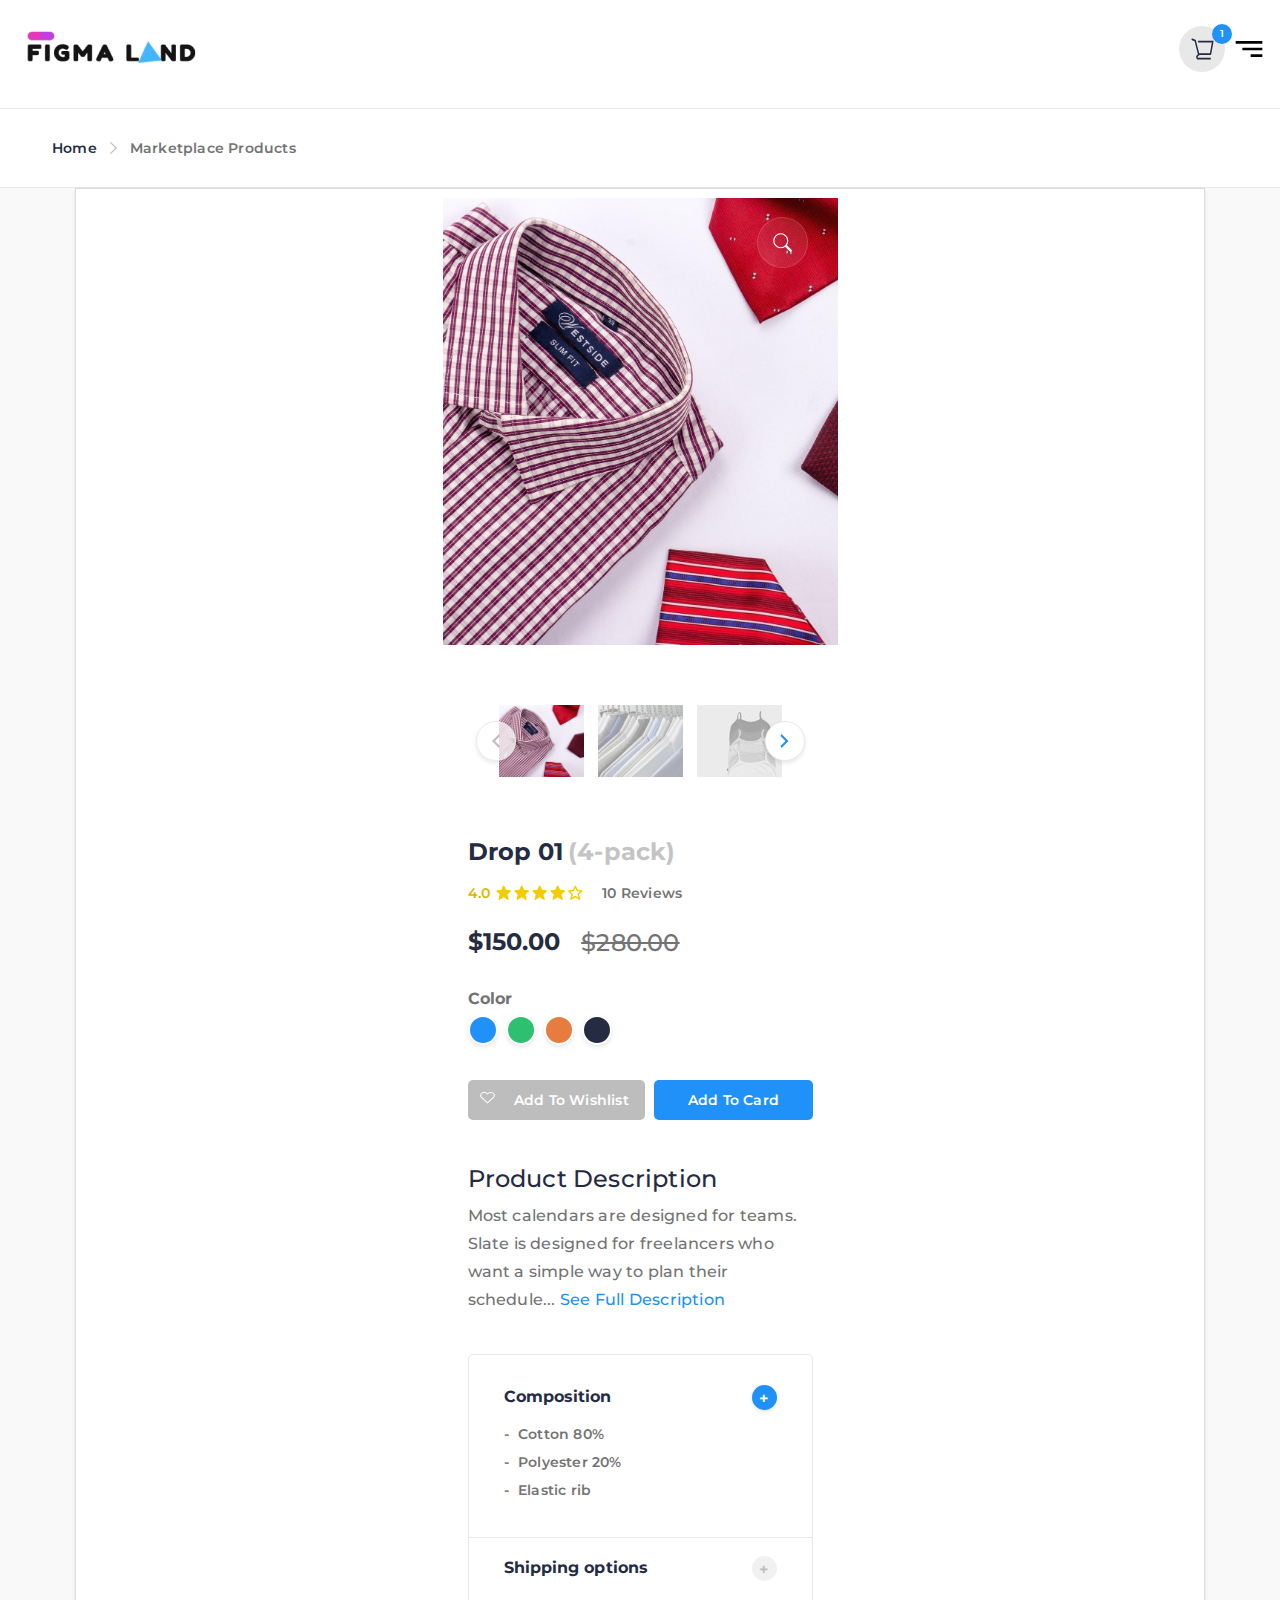
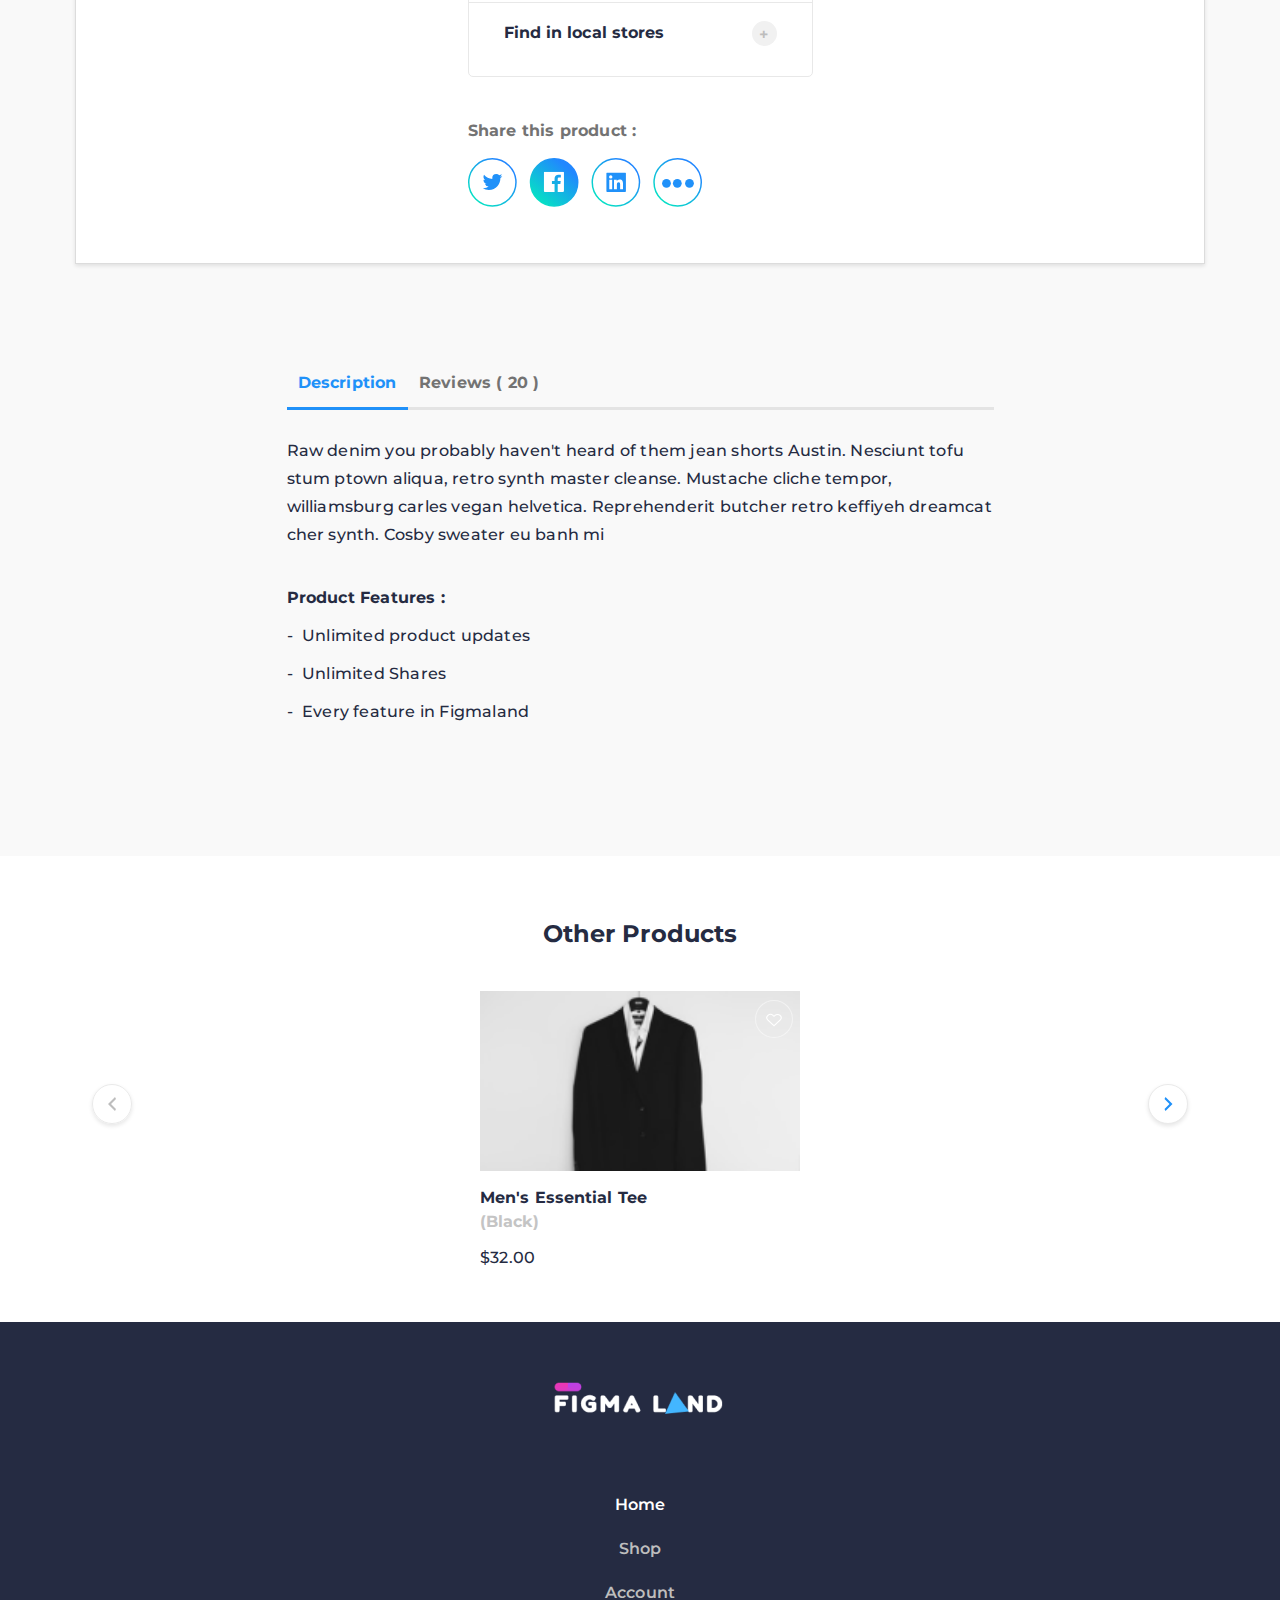
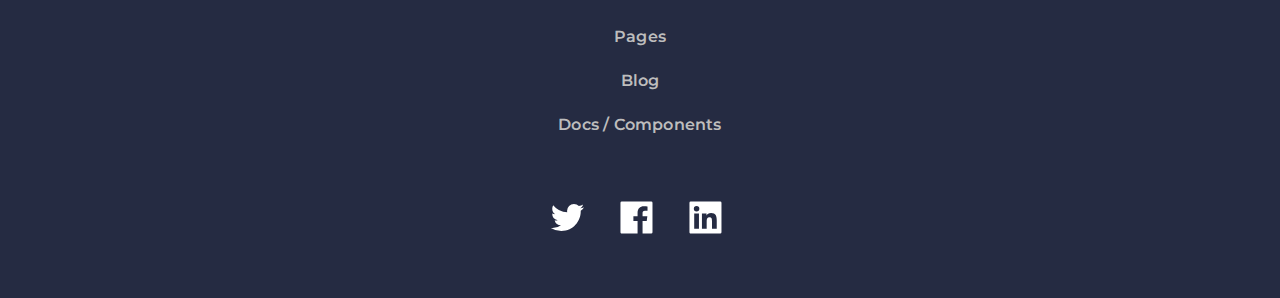
<file: product.html>
<!DOCTYPE html>
<html xmlns="//www.w3.org/1999/xhtml">
  <head>
    <meta charset="utf-8" />
    <meta http-equiv="X-UA-Compatible" content="IE=edge" />
    <meta name="viewport" content="width=device-width, initial-scale=1" />
    <title>TMS Shop - Product</title>
    <link rel="stylesheet" type="text/css" href="./css/style.min.css" />
  </head>

  <body>
    <header class="header header--page">
      <div class="header__container">
        <a href="#" class="c-logo header-logo"
          ><img src="./images/products-list/logo-black.png" alt="Logo"
        /></a>
        <nav class="navigation header-navigation">
          <a
            href="./index.html"
            class="
              navigation__item
              header-navigation__item header-navigation__item--page
            "
            >Home</a
          >
          <a
            href="./catalog.html"
            class="
              navigation__item
              header-navigation__item header-navigation__item--page
            "
            >Shop</a
          >
          <a
            href="#"
            class="
              navigation__item
              header-navigation__item header-navigation__item--page
            "
            >Account</a
          >
          <a
            href="#"
            class="
              navigation__item
              header-navigation__item header-navigation__item--page
            "
            >Pages</a
          >
          <a
            href="#"
            class="
              navigation__item
              header-navigation__item header-navigation__item--page
            "
            >Blog</a
          >
        </nav>
        <div class="c-user header-user">
          <a
            href="#"
            class="c-user__account c-user__account--page header-user__account"
          >
            <div
              class="
                c-user__account-icon c-user__account-icon--page
                header-user__account-icon
              "
            ></div>
            <span
              class="
                c-user__account-identify c-user__account-identify--page
                header-user__account-identify
              "
              >My Account</span
            >
          </a>
          <a
            href="#"
            class="
              c-favorite c-favorite--page
              c-user__favorite
              header-user__favorite
            "
          ></a>
          <a
            href="#"
            class="c-user__basket c-user__basket--page header-user__basket"
          >
            <div class="c-user__basket-amount header-user__basket-amount">
              1
            </div>
          </a>
        </div>
        <button class="c-burger-button header-burger">
          <img src="./images/products-list/burger-black.svg" />
        </button>
      </div>
    </header>
    <main>
      <div class="c-breadcrumbs">
        <div class="c-breadcrumbs-block c-breadcrumbs__container">
          <a class="c-breadcrumbs-block__item" href="./index.html">Home</a>
          <div class="c-breadcrumbs-block__arrow"></div>
          <a
            class="c-breadcrumbs-block__item c-breadcrumbs-block__item--current"
            href="#"
            >Marketplace Products</a
          >
        </div>
      </div>

      <section class="p-p-card">
        <div class="p-p-card-content container">
          <div
            class="
              c-product-card c-product-card--wide c-product-card--basic
              p-p-card-item
            "
          >
            <div class="p-p-card-item-pictures">
              <div
                class="
                  c-product-card-image c-product-card-image--basic
                  p-p-card-item-pictures-image
                "
              >
                <img
                  class="
                    c-product-card-image__item c-product-card-image__item--basic
                  "
                  src="./images/product/product.jpg"
                  alt="Product image"
                />
                <button
                  class="c-zoom-button p-p-card-item-pictures__zoom"
                ></button>
              </div>
              <div
                class="c-slider c-slider--small p-p-card-item-pictures-slider"
              >
                <button
                  class="
                    c-slider-button__product
                    c-slider-button__product--left
                    c-slider-button--left
                  "
                ></button>
                <div class="c-slider-images c-slider-images--small">
                  <img
                    class="
                      c-slider-images__item
                      c-slider-images__item--small
                      c-slider-images__item--active
                    "
                    src="./images/product/product.jpg"
                    alt="Product image"
                  />
                  <img
                    class="c-slider-images__item c-slider-images__item--small"
                    src="./images/product/product1.jpg"
                    alt="Product image"
                  />
                  <img
                    class="c-slider-images__item c-slider-images__item--small"
                    src="./images/product/product2.jpg"
                    alt="Product image"
                  />
                  <img
                    class="c-slider-images__item c-slider-images__item--small"
                    src="./images/product/product3.jpg"
                    alt="Product image"
                  />
                  <img
                    class="c-slider-images__item c-slider-images__item--small"
                    src="./images/product/product4.jpg"
                    alt="Product image"
                  />
                  <img
                    class="c-slider-images__item c-slider-images__item--small"
                    src="./images/product/product5.jpg"
                    alt="Product image"
                  />
                </div>
                <button
                  class="
                    c-slider-button
                    c-slider-button__product
                    c-slider-button__product--right
                    c-slider-button__product--active
                    c-slider-button--right
                    c-slider-button--right-active
                  "
                ></button>
              </div>
            </div>
            <div class="c-product-card-sidebar p-p-card-item-sidebar">
              <div
                class="
                  c-product-card-title-block c-product-card-title-block--basic
                  p-p-card-item-sidebar__title
                "
              >
                <div
                  class="
                    c-product-card-title-block__title
                    c-product-card-title-block__title--basic
                  "
                >
                  Drop 01
                </div>
                <div
                  class="
                    c-product-card-title-block__subtitle
                    c-product-card-title-block__subtitle--basic
                  "
                >
                  (4-pack)
                </div>
              </div>
              <div class="c-rewiews p-p-card-item-sidebar__rewiews">
                <div class="c-rewiews__grade">4.0</div>
                <div class="c-rewiews-stars">
                  <object
                    class="c-rewiews-stars__item c-rewiews-stars__item--full"
                    type="image/svg+xml"
                    data="./images/product/star-full.svg"
                  ></object>
                  <object
                    class="c-rewiews-stars__item c-rewiews-stars__item--full"
                    type="image/svg+xml"
                    data="./images/product/star-full.svg"
                  ></object>
                  <object
                    class="c-rewiews-stars__item c-rewiews-stars__item--full"
                    type="image/svg+xml"
                    data="./images/product/star-full.svg"
                  ></object>
                  <object
                    class="c-rewiews-stars__item c-rewiews-stars__item--full"
                    type="image/svg+xml"
                    data="./images/product/star-full.svg"
                  ></object>
                  <object
                    class="c-rewiews-stars__item"
                    type="image/svg+xml"
                    data="./images/product/star-empty.svg"
                  ></object>
                </div>
                <div class="c-rewiews__rewiew">
                  <a class="c-rewiews__rewiew-link" href="#">10 Reviews</a>
                </div>
              </div>
              <div class="p-p-card-item-sidebar__price">
                <div class="c-product-card__price c-product-card__price--basic">
                  $150.00
                </div>
                <div
                  class="c-product-card__price c-product-card__price--delete"
                >
                  $280.00
                </div>
              </div>
              <div class="p-p-card-item-sidebar-colors">
                <div
                  class="
                    c-product-card__subheading
                    p-p-card-item-sidebar-colors__heading
                  "
                >
                  Color
                </div>
                <div class="c-color">
                  <button class="c-color__item c-color__item-blue"></button>
                  <button class="c-color__item c-color__item-green"></button>
                  <button class="c-color__item c-color__item-orange"></button>
                  <button class="c-color__item c-color__item-black"></button>
                </div>
              </div>
              <div
                class="c-product-card-add-buttons p-p-card-item-sidebar-buttons"
              >
                <button
                  class="
                    c-product-card-add-buttons__item
                    c-product-card-add-buttons__item--wishlist
                  "
                >
                  <img
                    class="c-product-card-add-buttons__favorite"
                    src="../images/favorite.svg"
                  />Add To Wishlist
                </button>
                <button
                  class="
                    c-product-card-add-buttons__item
                    c-product-card-add-buttons__item--card
                  "
                >
                  Add To Card
                </button>
              </div>
              <div
                class="
                  c-product-card-description
                  p-p-card-item-sidebar-description
                "
              >
                <h3 class="c-product-card-description__heading">
                  Product Description
                </h3>
                <div class="c-product-card-description__text">
                  Most calendars are designed for teams. Slate is designed for
                  freelancers who want a simple way to plan their schedule...
                  <a class="c-product-card-description__text--link" href="#"
                    >See Full Description</a
                  >
                </div>
              </div>
              <div
                class="
                  c-filters-form-block c-filters-form-block--product
                  p-p-card-item-sidebar-accordion
                "
              >
                <ul class="c-filters-form-category">
                  <li
                    class="
                      c-filters-form-category__item
                      c-filters-form-category__item--product
                    "
                  >
                    <div class="c-filters-form-category__head">
                      <div class="c-filters-form__title">Composition</div>
                      <button
                        class="
                          c-filters-form-category__button
                          c-filters-form-category__button--active
                        "
                      >
                        +
                      </button>
                    </div>
                    <ul
                      class="
                        c-filters-form-category__subitem
                        c-filters-form-category__subitem--product
                      "
                    >
                      <li
                        class="
                          c-filters-form__subtitle
                          c-filters-form__subtitle--product
                        "
                      >
                        Cotton 80%
                      </li>
                      <li
                        class="
                          c-filters-form__subtitle
                          c-filters-form__subtitle--product
                        "
                      >
                        Polyester 20%
                      </li>
                      <li
                        class="
                          c-filters-form__subtitle
                          c-filters-form__subtitle--product
                        "
                      >
                        Elastic rib
                      </li>
                    </ul>
                  </li>
                  <li
                    class="
                      c-filters-form-category__item
                      c-filters-form-category__item--product
                    "
                  >
                    <div class="c-filters-form-category__head">
                      <div class="c-filters-form__title">Shipping options</div>
                      <button class="c-filters-form-category__button">+</button>
                    </div>
                  </li>
                  <li
                    class="
                      c-filters-form-category__item
                      c-filters-form-category__item--product
                    "
                  >
                    <div class="c-filters-form-category__head">
                      <div class="c-filters-form__title">
                        Find in local stores
                      </div>
                      <button class="c-filters-form-category__button">+</button>
                    </div>
                  </li>
                </ul>
              </div>
              <div class="c-share p-p-card-item-sidebar-share">
                <div
                  class="
                    c-product-card__subheading
                    p-p-card-item-sidebar-share__heading
                  "
                >
                  Share this product :
                </div>
                <div class="c-share-icons">
                  <div class="c-share-icons__item">
                    <a
                      class="c-share-icons__item-link"
                      href="https://twitter.com/"
                      ><img
                        class="c-share-icons__item-tw"
                        src="./images/share-tw.svg"
                    /></a>
                  </div>
                  <div class="c-share-icons__item">
                    <a href="https://www.facebook.com/"
                      ><img
                        class="c-share-icons__item-fb"
                        src="./images/share-fb.svg"
                    /></a>
                  </div>
                  <div class="c-share-icons__item">
                    <a href="https://www.linkedin.com/"
                      ><img
                        class="c-share-icons__item-in"
                        src="./images/share-in.svg"
                    /></a>
                  </div>
                  <div class="c-share-icons__item">
                    <a href="#"
                      ><img
                        class="c-share-icons__item-more"
                        src="./images/share-more.svg"
                    /></a>
                  </div>
                </div>
              </div>
            </div>
          </div>

          <div class="p-p-card-tabs">
            <div class="p-p-card-tabs-title">
              <div
                class="
                  p-p-card-tabs-title__item p-p-card-tabs-title__item--active
                "
              >
                Description
              </div>
              <div class="p-p-card-tabs-title__item">Reviews ( 20 )</div>
              <div class="p-p-card-tabs-title__item">More products</div>
            </div>
            <div class="p-p-card-tabs-description">
              <div class="p-p-card-tabs-description-item">
                <div class="p-p-card-tabs-description-item__text">
                  Raw denim you probably haven't heard of them jean shorts
                  Austin. Nesciunt tofu stum ptown aliqua, retro synth master
                  cleanse. Mustache cliche tempor, williamsburg carles vegan
                  helvetica. Reprehenderit butcher retro keffiyeh dreamcat cher
                  synth. Cosby sweater eu banh mi
                </div>
                <h4 class="p-p-card-tabs-description-item__heading">
                  Product Features :
                </h4>
                <ul class="p-p-card-tabs-description-item__features">
                  <li class="p-p-card-tabs-description-item__features-item">
                    Unlimited product updates
                  </li>
                  <li class="p-p-card-tabs-description-item__features-item">
                    Unlimited Shares
                  </li>
                  <li class="p-p-card-tabs-description-item__features-item">
                    Every feature in Figmaland
                  </li>
                </ul>
              </div>
            </div>
          </div>
        </div>
      </section>

      <section class="p-p-other-products">
        <div class="p-p-other-products-content container">
          <h3 class="p-p-other-products__heading">Other Products</h3>
          <div class="c-slider p-p-other-products-slider">
            <button
              class="
                c-slider-button
                c-slider-button__product
                c-slider-button__product--left
                c-slider-button__product--left-big
                c-slider-button--left
              "
            ></button>
            <div class="c-slider-images c-slider-images--other">
              <div class="c-product-card p-p-other-products-slider__item">
                <div class="c-product-card-image c-product-card-image--small">
                  <img
                    class="
                      c-product-card-image__item
                      c-product-card-image__item--small
                    "
                    src="./images/products-list/item1.png"
                  />
                  <button
                    class="c-favorite c-product-card__favorite"
                    type="button"
                  ></button>
                </div>
                <div class="c-product-card-title-block">
                  <div
                    class="
                      c-product-card-title-block__title
                      c-product-card-title-block__title--small
                    "
                  >
                    Men's Essential Tee
                  </div>
                  <div
                    class="
                      c-product-card-title-block__subtitle
                      c-product-card-title-block__subtitle--small
                    "
                  >
                    (Black)
                  </div>
                </div>
                <div class="c-product-card__price c-product-card__price--small">
                  $32.00
                </div>
              </div>
              <div class="c-product-card p-p-other-products-slider__item">
                <div class="c-product-card-image c-product-card-image--small">
                  <img
                    class="
                      c-product-card-image__item
                      c-product-card-image__item--small
                    "
                    src="./images/products-list/item2.png"
                  />
                  <button
                    class="c-favorite c-product-card__favorite"
                    type="button"
                  ></button>
                </div>
                <div class="c-product-card-title-block">
                  <div
                    class="
                      c-product-card-title-block__title
                      c-product-card-title-block__title--small
                    "
                  >
                    Men's Essential Tee
                  </div>
                  <div
                    class="
                      c-product-card-title-block__subtitle
                      c-product-card-title-block__subtitle--small
                    "
                  >
                    (Black)
                  </div>
                </div>
                <div class="c-product-card__price c-product-card__price--small">
                  $32.00
                </div>
              </div>
              <div class="c-product-card p-p-other-products-slider__item">
                <div class="c-product-card-image c-product-card-image--small">
                  <img
                    class="
                      c-product-card-image__item
                      c-product-card-image__item--small
                    "
                    src="./images/products-list/item3.png"
                  />
                  <button
                    class="c-favorite c-product-card__favorite"
                    type="button"
                  ></button>
                </div>
                <div class="c-product-card-title-block">
                  <div
                    class="
                      c-product-card-title-block__title
                      c-product-card-title-block__title--small
                    "
                  >
                    Men's Essential Tee
                  </div>
                  <div
                    class="
                      c-product-card-title-block__subtitle
                      c-product-card-title-block__subtitle--small
                    "
                  >
                    (Black)
                  </div>
                </div>
                <div class="c-product-card__price c-product-card__price--small">
                  $32.00
                </div>
              </div>
              <div class="c-product-card p-p-other-products-slider__item">
                <div class="c-product-card-image c-product-card-image--small">
                  <img
                    class="
                      c-product-card-image__item
                      c-product-card-image__item--small
                    "
                    src="./images/products-list/item4.png"
                  />
                  <button
                    class="c-favorite c-product-card__favorite"
                    type="button"
                  ></button>
                </div>
                <div class="c-product-card-title-block">
                  <div
                    class="
                      c-product-card-title-block__title
                      c-product-card-title-block__title--small
                    "
                  >
                    Men's Essential Tee
                  </div>
                  <div
                    class="
                      c-product-card-title-block__subtitle
                      c-product-card-title-block__subtitle--small
                    "
                  >
                    (Black)
                  </div>
                </div>
                <div class="c-product-card__price c-product-card__price--small">
                  $32.00
                </div>
              </div>
              <div class="c-product-card p-p-other-products-slider__item">
                <div class="c-product-card-image c-product-card-image--small">
                  <img
                    class="
                      c-product-card-image__item
                      c-product-card-image__item--small
                    "
                    src="./images/products-list/item5.png"
                  />
                  <button
                    class="c-favorite c-product-card__favorite"
                    type="button"
                  ></button>
                </div>
                <div class="c-product-card-title-block">
                  <div
                    class="
                      c-product-card-title-block__title
                      c-product-card-title-block__title--small
                    "
                  >
                    Men's Essential Tee
                  </div>
                  <div
                    class="
                      c-product-card-title-block__subtitle
                      c-product-card-title-block__subtitle--small
                    "
                  >
                    (Black)
                  </div>
                </div>
                <div class="c-product-card__price c-product-card__price--small">
                  $32.00
                </div>
              </div>
            </div>
            <button
              class="
                c-slider-button
                c-slider-button__product
                c-slider-button__product--active
                c-slider-button__product--right
                c-slider-button__product--right-big
                c-slider-button--right
                c-slider-button--right-active
              "
            ></button>
          </div>
        </div>
      </section>
    </main>

    <footer class="footer">
      <div class="footer__container">
        <a href="#" class="c-logo footer-logo"
          ><img class="" src="./images/logo.png" alt="Logo"
        /></a>
        <nav class="navigation footer-navigation">
          <a
            href="./index.html"
            class="
              navigation__item
              footer-navigation__item footer-navigation__item--active
            "
            >Home</a
          >
          <a
            href="./catalog.html"
            class="navigation__item footer-navigation__item"
            >Shop</a
          >
          <a href="#" class="navigation__item footer-navigation__item"
            >Account</a
          >
          <a href="#" class="navigation__item footer-navigation__item">Pages</a>
          <a href="#" class="navigation__item footer-navigation__item">Blog</a>
          <a href="#" class="navigation__item footer-navigation__item"
            >Docs / Components</a
          >
        </nav>
        <div class="footer-social">
          <a class="footer-social__item" href="https://twitter.com/"
            ><img src="./images/tw.svg"
          /></a>
          <a class="footer-social__item" href="https://www.facebook.com/"
            ><img src="./images/fb.svg"
          /></a>
          <a class="footer-social__item" href="https://www.linkedin.com/"
            ><img src="./images/ln.svg"
          /></a>
        </div>
      </div>
    </footer>
  </body>
</html>
</file>
<file: css/style.min.css>
@charset "UTF-8";@import url(https://fonts.googleapis.com/css2?family=Montserrat:wght@100;200;300;400;500;600;700;800;900&display=swap);html{line-height:1.15;-webkit-box-sizing:border-box;box-sizing:border-box;-webkit-text-size-adjust:100%}*{margin:0;padding:0}*,:after,:before{-webkit-box-sizing:inherit;box-sizing:inherit}body{margin:0}h1,h2,h3,h4,h5,h6,p{margin:0}hr{-webkit-box-sizing:content-box;box-sizing:content-box;height:0;overflow:visible}pre{font-size:1em}a{background-color:transparent}abbr[title]{border-bottom:none;text-decoration:underline;-webkit-text-decoration:underline dotted;text-decoration:underline dotted}b,strong{font-weight:bolder}code,kbd,samp{font-size:1em}small{font-size:80%}sub,sup{font-size:75%;line-height:0;position:relative;vertical-align:baseline}sub{bottom:-.25em}sup{top:-.5em}img{border-style:none}button,input,optgroup,select,textarea{font-family:inherit;font-size:100%;line-height:1.15;margin:0}button,input{overflow:visible}button,select{text-transform:none}button{padding:0}[type=button],[type=reset],[type=submit],button{-webkit-appearance:button}a:active,button:active,input:active,textarea:active{outline:0}[type=button]::-moz-focus-inner,[type=reset]::-moz-focus-inner,[type=submit]::-moz-focus-inner,button::-moz-focus-inner{border-style:none;padding:0}[type=button]:-moz-focusring,[type=reset]:-moz-focusring,[type=submit]:-moz-focusring,button:-moz-focusring{outline:1px dotted ButtonText}fieldset{padding:.35em .75em .625em}legend{-webkit-box-sizing:border-box;box-sizing:border-box;color:inherit;display:table;max-width:100%;padding:0;white-space:normal}progress{vertical-align:baseline}textarea{overflow:auto}[type=checkbox],[type=radio]{-webkit-box-sizing:border-box;box-sizing:border-box;padding:0}[type=number]::-webkit-inner-spin-button,[type=number]::-webkit-outer-spin-button{height:auto}input,textarea{-webkit-appearance:none;-moz-appearance:none;appearance:none}[type=search]{-webkit-appearance:textfield;outline-offset:-2px}[type=search]::-webkit-search-decoration{-webkit-appearance:none}::-webkit-file-upload-button{-webkit-appearance:button;font:inherit}details{display:block}summary{display:list-item}template{display:none}[hidden]{display:none}ul{padding:0;margin:0}li{list-style-type:none}html{-webkit-box-sizing:border-box;box-sizing:border-box}*,:after,:before{-webkit-box-sizing:inherit;box-sizing:inherit}body{font-family:Montserrat,Arial,sans-serif;color:#252b42;-webkit-font-smoothing:antialiased;-moz-osx-font-smoothing:grayscale}.container{max-width:1130px;width:100%;margin:0 auto}.container-wide{max-width:1380px;width:100%;margin:0 auto}input[type=email],input[type=phone],input[type=text],textarea{-webkit-appearance:none;-moz-appearance:none;appearance:none}input[type=email]:focus,input[type=phone]:focus,input[type=text]:focus,textarea:focus{outline:0}button{cursor:pointer}a{cursor:pointer;text-decoration:none}a:hover{text-decoration:none}.c-button{font-weight:700;font-size:16px;line-height:24px;letter-spacing:.1px;color:#2091f9;padding:16px 46px;background-color:#fff;border:none;border-radius:0}.c-button:hover{-webkit-box-shadow:0 0 10px 1px rgba(255,255,255,.5);box-shadow:0 0 10px 1px rgba(255,255,255,.5)}.c-button:focus{outline:0}.c-button--transparent{color:#fff;text-transform:uppercase;padding:15px 30px;background:rgba(0,0,0,.1);border:1px solid #fff}.c-button--rounded-transparent{background:rgba(0,0,0,.2);border:2px solid #fff;border-radius:10px;font-weight:700;font-size:16px;line-height:28px;letter-spacing:.2px;color:#fff;padding:18px 38px}.c-color{display:-webkit-box;display:-ms-flexbox;display:flex}.c-color__item{max-width:30px;width:100%;height:30px;border:2px solid #fff;border-radius:50%;-webkit-box-shadow:0 2px 4px rgba(0,0,0,.1);box-shadow:0 2px 4px rgba(0,0,0,.1);margin-right:8px}.c-color__item:last-child{margin-right:0}.c-color__item-blue{background-color:#2091f9}.c-color__item-green{background-color:#2dc071}.c-color__item-orange{background-color:#e77c40}.c-color__item-black{background-color:#252b42}.c-favorite{display:block;background-image:url(../images/favorite.svg);background-repeat:no-repeat;background-position:center;background-size:cover}.c-favorite--page{background-image:url(../images/products-list/favorite-black.png)}.c-product-card-size{display:-webkit-box;display:-ms-flexbox;display:flex}@media (max-width:1399px){.c-product-card-size{display:none}}@media (max-width:1399px){.c-product-card-size--wide{display:-webkit-box;display:-ms-flexbox;display:flex;-webkit-box-pack:center;-ms-flex-pack:center;justify-content:center}}.c-product-card-size__item{color:#737373;font-weight:700;font-size:13px;line-height:28px;max-width:34px;width:100%;max-height:29px;border:1px solid #e4e4e4;text-align:center;padding:0 3px;margin-right:11px}.c-product-card-size__item:last-child{margin-right:0}.c-product-card{width:100%}.c-product-card__subheading{font-weight:700;font-size:16px;line-height:28px;letter-spacing:.2px;color:#737373}.c-product-card--wide{max-width:995px;width:100%;background:#fff;border:1px solid #dcdcdc;-webkit-box-shadow:0 2px 4px rgba(0,0,0,.1);box-shadow:0 2px 4px rgba(0,0,0,.1);padding:20px 43px 25px 22.5px;display:-webkit-box;display:-ms-flexbox;display:flex;-webkit-box-align:center;-ms-flex-align:center;align-items:center;display:relative}@media (max-width:1399px){.c-product-card--wide{width:100%;-webkit-box-orient:vertical;-webkit-box-direction:normal;-ms-flex-direction:column;flex-direction:column;-webkit-box-align:start;-ms-flex-align:start;align-items:flex-start;padding:0;background:0 0;border:none;-webkit-box-shadow:none;box-shadow:none}}.c-product-card--basic{max-width:1160px;width:100%;border-radius:10px;padding:42px 58px 90px 37px;-webkit-box-align:start;-ms-flex-align:start;align-items:flex-start;background:#fff;border:1px solid #dcdcdc;-webkit-box-shadow:0 2px 4px rgba(0,0,0,.1);box-shadow:0 2px 4px rgba(0,0,0,.1);border-radius:10px}@media (max-width:1399px){.c-product-card--basic{padding:9px 9px 57px;border-radius:0}}.c-product-card-image{position:relative}.c-product-card-image--big{width:100%;max-width:242px;margin-bottom:14px}.c-product-card-image--small{width:100%;max-width:320px;margin-bottom:10px}.c-product-card-image--wide{max-width:294px;width:100%;position:static;margin-right:38px}@media (max-width:1399px){.c-product-card-image--wide{margin-right:0;max-width:320px;width:100%}}.c-product-card-image--basic{max-width:683px;width:100%}@media (max-width:1399px){.c-product-card-image--basic{max-width:395px;width:100%}}.c-product-card-image__item--big{max-width:242px;width:100%;height:414px;-o-object-fit:cover;object-fit:cover;border-radius:10px}@media (max-width:1399px){.c-product-card-image__item--big{max-width:335px;width:100%;height:514px}}.c-product-card-image__item--small{max-width:240px;width:100%;height:180px;-o-object-fit:cover;object-fit:cover}@media (max-width:1399px){.c-product-card-image__item--small{max-width:320px;width:100%;height:180px}}.c-product-card-image__item--wide{max-width:294px;width:100%;height:192px;-o-object-fit:cover;object-fit:cover}@media (max-width:1399px){.c-product-card-image__item--wide{max-width:320px;width:100%;height:192px}}.c-product-card-image__item--basic{max-width:683px;width:100%;height:902px;-o-object-fit:cover;object-fit:cover}@media (max-width:1399px){.c-product-card-image__item--basic{max-width:395px;width:100%;height:447px}}.c-product-card-sidebar--wide{width:100%;max-width:320px}@media (max-width:1399px){.c-product-card-sidebar--wide{margin-top:-30px}}.c-product-card__favorite{position:absolute;right:7px;top:9px;background-color:rgba(232,232,232,.4);border:1px solid rgba(255,255,255,.5);width:56px;height:56px;background-repeat:no-repeat;background-position:center;border-radius:66px;width:38px;height:38px;background-size:17.5px 15.63px;outline:0}.c-product-card__favorite--wide{position:absolute;right:43px;top:49px;background-image:url(../images/products-list/favorite-black.png);background-repeat:no-repeat;background-position:center}@media (max-width:1399px){.c-product-card__favorite--wide{right:7px;top:9px;background-image:url(../images/favorite.svg)}}.c-product-card-title-block{margin-bottom:10px}.c-product-card-title-block--big{margin-bottom:14px}@media (max-width:1399px){.c-product-card-title-block--big{display:-webkit-box;display:-ms-flexbox;display:flex}}.c-product-card-title-block--wide{display:-webkit-box;display:-ms-flexbox;display:flex}@media (max-width:1399px){.c-product-card-title-block--wide{-webkit-box-orient:vertical;-webkit-box-direction:normal;-ms-flex-direction:column;flex-direction:column}}.c-product-card-title-block--basic{display:-webkit-box;display:-ms-flexbox;display:flex;margin-bottom:14px;font-weight:700;font-size:24px;line-height:36px;letter-spacing:.1px}@media (max-width:1399px){.c-product-card-title-block--basic{margin-bottom:9px}}.c-product-card-title-block__title{text-transform:capitalize;color:#252b42}.c-product-card-title-block__title--big{font-size:20px;line-height:30px;letter-spacing:.2px}@media (max-width:1399px){.c-product-card-title-block__title--big{margin-right:5px}}.c-product-card-title-block__title--small{font-weight:700;font-size:16px;line-height:24px;letter-spacing:.1px}.c-product-card-title-block__title--wide{margin-right:5px}@media (max-width:1399px){.c-product-card-title-block__title--wide{margin-right:0}}.c-product-card-title-block__title--basic{margin-right:5px}.c-product-card-title-block__subtitle{color:#c4c4c4}.c-product-card-title-block__subtitle--big{font-size:20px;line-height:30px;letter-spacing:.2px}.c-product-card-title-block__subtitle--small{font-weight:700;font-size:16px;line-height:24px;letter-spacing:.1px}.c-product-card__price{color:#252b42;font-weight:500;letter-spacing:.2px}.c-product-card__price--big{font-size:24px;line-height:38px}.c-product-card__price--small{font-weight:500;font-size:16px;line-height:28px}.c-product-card__price--basic{font-weight:700;font-size:24px;line-height:36px;letter-spacing:.1px;margin-right:21px}.c-product-card__price--delete{font-weight:500;font-size:24px;line-height:38px;letter-spacing:.2px;text-decoration:line-through;color:#737373}.c-product-card-colors{margin-bottom:14px}.c-product-card-add-buttons__item{background:#bdbdbd;border:none;border-radius:5px;font-weight:600;font-size:14px;line-height:28px;letter-spacing:.2px;color:#fff}.c-product-card-add-buttons__item--wishlist{position:relative;padding:6px 12.5px 6px 42px;min-width:169px;width:100%}.c-product-card-add-buttons__item--card{min-width:155px;width:100%;padding:6px 10px;background:#2091f9;margin-left:9px}.c-product-card-add-buttons__favorite{position:absolute;left:6.24%;top:25%;width:17.5px;height:15.63px}.c-product-card-description__heading{font-weight:500;font-size:24px;line-height:38px;letter-spacing:.2px;margin-bottom:4px}.c-product-card-description__text{font-weight:500;font-size:16px;line-height:28px;letter-spacing:.2px;color:#737373}.c-product-card-description__text--link{text-transform:capitalize;color:#2091f9}.c-user{display:-webkit-box;display:-ms-flexbox;display:flex;-webkit-box-align:center;-ms-flex-align:center;align-items:center}.c-user__account{color:#fff;font-weight:600;text-decoration:none;display:-webkit-box;display:-ms-flexbox;display:flex;-webkit-box-align:center;-ms-flex-align:center;align-items:center;margin-right:43px}.c-user__account--page{color:#252b42}.c-user__account-icon{width:56px;height:56px;background-repeat:no-repeat;background-position:center;border-radius:66px;background-size:24px 27px;background-color:rgba(232,232,232,.4);border:1px solid rgba(255,255,255,.5);background-image:url(../images/account.svg);margin-right:12px}.c-user__account-icon--page{background-image:url(../images/products-list/account-black.svg);background-color:#e8e8e8;border:none}.c-user__account-identify{font-weight:600;font-size:16px;line-height:28px;letter-spacing:.2px}.c-user__favorite{background-size:28.01px 25px;width:30px;height:27px;margin-right:38px}.c-user__basket{width:56px;height:56px;background-repeat:no-repeat;background-position:center;border-radius:66px;position:relative;background-size:23px 22px;background-color:rgba(232,232,232,.4);border:1px solid rgba(255,255,255,.5);background-image:url(../images/basket.svg)}@media (max-width:1399px){.c-user__basket{width:46px;height:46px}}.c-user__basket--page{background-image:url(../images/products-list/basket-black.svg);background-color:#e8e8e8;border:none}.c-user__basket-amount{font-weight:600;font-size:16px;line-height:28px;letter-spacing:.2px;line-height:20px;font-size:10px;color:#fff;background-color:#2091f9;min-width:19px;min-height:19px;border-radius:42px;padding:0 8px;position:absolute;left:41px;top:-2px;text-align:center}@media (max-width:1399px){.c-user__basket-amount{left:33px}}.с-heading{font-weight:700;font-size:24px;line-height:36px;letter-spacing:.1px;color:#252b42;text-align:center;text-transform:capitalize}.c-logo{max-width:177px;max-height:63px}.c-slider-button{width:41.02px;height:41.02px;background:rgba(222,222,222,.2);border:.69521px solid rgba(255,255,255,.4);border-radius:35px;background-image:url(../images/arrow.svg);background-repeat:no-repeat;background-position:center;outline:0}.c-slider-button--left-active{background:#fff;border:.69521px solid #8ec2f2;background-image:url(../images/arrow-active.svg);background-repeat:no-repeat;background-position:center;-webkit-transform:rotate(180deg);-ms-transform:rotate(180deg);transform:rotate(180deg)}.c-slider-button--right{-webkit-transform:rotate(180deg);-ms-transform:rotate(180deg);transform:rotate(180deg)}.c-slider-button--right-active{background:#fff;border:.69521px solid #8ec2f2;background-image:url(../images/arrow-active.svg);background-repeat:no-repeat;background-position:center;-webkit-transform:none;-ms-transform:none;transform:none}.c-slider-button__pages{width:50px;height:40px;background:#fff;border:1px solid #8ec2f2;border-radius:5px;color:#8ec2f2;font-weight:500;font-size:16px;line-height:16px;letter-spacing:.2px}.c-slider-button__pages-number{width:40px;height:40px}@media (max-width:1399px){.c-slider-button__pages-number{display:none}}.c-slider-button__pages--left{background-image:url(../images/products-list/arrow-pages.svg);background-repeat:no-repeat;background-position:center}.c-slider-button__pages--right{background-image:url(../images/products-list/arrow-pages.svg);background-repeat:no-repeat;background-position:center}.c-slider-button__pages--right-active{border:1px solid #2091f9;background-image:url(../images/products-list/arrow-pages-active.svg);background-repeat:no-repeat;background-position:center;-webkit-transform:none;-ms-transform:none;transform:none}.c-slider-button__pages--active{background:#2091f9;color:#fff}.c-slider-button__product{background-image:url(../images/grey-arrow.svg);background-repeat:no-repeat;background-position:center;width:40px;height:40px;background-color:rgba(255,255,255,.7);border:1px solid #eaeaea;-webkit-box-shadow:0 2px 4px rgba(0,0,0,.1);box-shadow:0 2px 4px rgba(0,0,0,.1);border-radius:23px;position:absolute;z-index:10}.c-slider-button__product--left{top:50%;-webkit-transform:translateY(-50%);-ms-transform:translateY(-50%);transform:translateY(-50%);left:12px}@media (max-width:1399px){.c-slider-button__product--left{left:33px}}.c-slider-button__product--left-big{top:40%;left:-24px}@media (max-width:1399px){.c-slider-button__product--left-big{left:-10px}}.c-slider-button__product--right{top:50%;-webkit-transform:translateY(-50%);-ms-transform:translateY(-50%);transform:translateY(-50%);right:12px}@media (max-width:1399px){.c-slider-button__product--right{right:33px}}.c-slider-button__product--right-big{top:40%;right:-24px}@media (max-width:1399px){.c-slider-button__product--right-big{right:-10px}}.c-slider-button__product--active{background:#fff;border:1px solid #eaeaea;-webkit-box-shadow:0 2px 4px rgba(0,0,0,.1);box-shadow:0 2px 4px rgba(0,0,0,.1);border-radius:23px;background-image:url(../images/products-list/arrow-pages-active.svg);background-repeat:no-repeat;background-position:center}.c-burger-button{width:20px;height:16px;background-color:transparent;outline:0;border:none;display:none}.c-sale{min-width:63.5px;padding:0 15px;background-color:#ff5674;-webkit-box-shadow:0 3px 6px rgba(0,0,0,.1);box-shadow:0 3px 6px rgba(0,0,0,.1);border-radius:4.5px;font-weight:600;font-size:15px;line-height:25px;letter-spacing:.3px;color:#fff;position:absolute;top:11px;left:12px;display:none}@media (max-width:1399px){.c-sale{display:block}}.c-header-body{text-align:center;color:#fff}.c-header-body__season{font-weight:700;font-size:24px;line-height:36px;letter-spacing:.1px;margin-bottom:8px}@media (max-width:1399px){.c-header-body__season{font-size:16px;line-height:24px;margin-bottom:6px}}.c-header-body__heading{font-weight:800;font-size:58px;line-height:80px;letter-spacing:.2px;margin-bottom:8px}@media (max-width:1399px){.c-header-body__heading{font-size:38px;line-height:47px;margin-bottom:6px}}.c-header-body__description{font-weight:500;font-size:16px;line-height:28px;letter-spacing:.2px}.c-breadcrumbs{border-top:1px solid #e8e8e8;border-bottom:1px solid #e8e8e8;padding:25px 0;width:100%}@media (max-width:1399px){.c-breadcrumbs{padding-left:52px;padding-right:52px;font-weight:600}}.c-breadcrumbs__container{max-width:1322px;width:100%;margin:0 auto}.c-breadcrumbs-block{display:-webkit-box;display:-ms-flexbox;display:flex;-webkit-box-align:center;-ms-flex-align:center;align-items:center}.c-breadcrumbs-block__item{text-decoration:none;font-size:14px;line-height:28px;letter-spacing:.2px;color:#252b42;margin-right:13px}.c-breadcrumbs-block__item:last-child{margin-right:0}.c-breadcrumbs-block__item--current{color:#737373}.c-breadcrumbs-block__arrow{width:7px;height:12px;background-image:url(../images/products-list/breadcrumbs-arrow.svg);background-repeat:no-repeat;background-position:center;margin-right:13px}.c-slider-dots{display:-webkit-box;display:-ms-flexbox;display:flex;-webkit-box-align:center;-ms-flex-align:center;align-items:center;position:relative}.c-slider-dots__item{width:15px;height:15px;background:rgba(255,255,255,.1);border-radius:50%;margin-right:5px}.c-slider-dots__item:last-child{margin-right:0}.c-slider-dots__item--small{width:7px;height:7px;border-radius:50%;background:#8ec2f2}.c-filters-form{width:380px;background:#fff;border:1px solid #e8e8e8;-webkit-box-shadow:0 2px 4px rgba(0,0,0,.1);box-shadow:0 2px 4px rgba(0,0,0,.1);border-radius:10px;padding:19px 18px 24px;color:#737373;position:relative}.c-filters-form-block{padding:30px 35px;background-color:#fff;border:1px solid #e8e8e8;border-radius:5px}.c-filters-form-block--product{padding:30px 0}.c-filters-form__title{font-weight:700;font-size:16px;line-height:24px;letter-spacing:.1px;color:#252b42}.c-filters-form__subtitle{font-weight:600;font-size:14px;line-height:28px;letter-spacing:.2px}.c-filters-form__subtitle-link{color:#737373;padding-left:5px}.c-filters-form__subtitle--product{color:#737373}.c-filters-form__subtitle--product::before{content:'-';font-weight:inherit;font-size:inherit;line-height:inherit;letter-spacing:inherit;color:inherit;margin-right:5px}.c-filters-form__amount{margin-left:auto;font-weight:600;font-size:14px;line-height:28px;letter-spacing:.2px}.c-filters-form-search__input{font-weight:500;font-size:14px;line-height:16px;letter-spacing:.1px;color:#737373;width:100%;padding:18px 30px 18px 23px;background:#fcfcfc;border:1px solid #dcdcdc;-webkit-box-sizing:border-box;box-sizing:border-box;-webkit-box-shadow:inset 0 1px 4px rgba(0,0,0,.25);box-shadow:inset 0 1px 4px rgba(0,0,0,.25);border-radius:7px;outline:0}.c-filters-form-search__button{position:absolute;outline:0;border:none;background-color:transparent;width:20px;height:21px;top:34px;right:30px}.c-filters-form-category__head{display:-webkit-box;display:-ms-flexbox;display:flex;margin-bottom:10px}.c-filters-form-category__head:last-child{margin-bottom:0}.c-filters-form-category__item{margin-bottom:18px}.c-filters-form-category__item:last-child{margin-bottom:0}.c-filters-form-category__item--product{padding:0 35px 21px;border-bottom:1px solid #e8e8e8}.c-filters-form-category__item--product:last-child{padding-bottom:0;border-bottom:none}.c-filters-form-category__subitem{padding-bottom:12px;border-bottom:1px solid #e4e4e4}.c-filters-form-category__subitem--product{border-bottom:none}.c-filters-form-category__button{width:25px;height:25px;background-color:#f1f1f1;border-radius:28px;border:none;outline:0;font-weight:600;font-size:16px;line-height:28px;letter-spacing:.2px;color:#bdbdbd;margin-left:auto}.c-filters-form-category__button--active{color:#fff;background:#2091f9;-webkit-box-shadow:0 2px 4px rgba(0,0,0,.1);box-shadow:0 2px 4px rgba(0,0,0,.1)}.c-filters-form-price-range{display:-webkit-box;display:-ms-flexbox;display:flex;max-width:275px;width:100%;position:relative;margin-top:34px}.c-filters-form-price-range__item{height:6px;border-radius:20px}.c-filters-form-price-range__item-noselected{width:62px;background-color:#e6e6e6}.c-filters-form-price-range__item-selected{width:151px;background-color:#2dc071}.c-filters-form-price-range__item-price{width:13px;height:13px;border-radius:50%;background-color:#2dc071;-webkit-box-shadow:0 2px 4px rgba(0,0,0,.1);box-shadow:0 2px 4px rgba(0,0,0,.1);color:rgba(255,255,255,.3);font-size:5px;text-align:center;position:absolute;padding:2px}.c-filters-form-price-range__item-price--low{left:57px;top:-3px}.c-filters-form-price-range__item-price--high{right:57px;top:-3px}.c-filters-form-price-range-box{position:absolute}.c-filters-form-price-range-box__item{min-width:28px;height:24px;padding:0 8px;background:#252b42;border-radius:2px;font-weight:700;font-size:16px;line-height:24px;letter-spacing:.1px;color:#fff;position:relative}.c-filters-form-price-range-box__item::after{content:'';position:absolute;left:50%;top:100%;border:2px solid transparent;border-top:2px solid #252b42}.c-filters-form-price-range-box__item--low{width:30px;left:47px;top:-33px}.c-filters-form-price-range-box__item--high{right:-181px;top:-57px}.c-filters-form-price-selected{display:-webkit-box;display:-ms-flexbox;display:flex;-webkit-box-pack:justify;-ms-flex-pack:justify;justify-content:space-between;margin-top:35px}.c-filters-form-price-selected__item{max-width:129px;width:100%;border:1px solid #e0e0e0;-webkit-box-shadow:0 2px 4px rgba(0,0,0,.1);box-shadow:0 2px 4px rgba(0,0,0,.1);border-radius:5px;padding:21px 25px;font-weight:500;font-size:15px;line-height:16px;letter-spacing:.1px;color:#252b42}.c-radio{display:-webkit-box;display:-ms-flexbox;display:flex;-webkit-box-align:bottom;-ms-flex-align:bottom;align-items:bottom;margin-bottom:18px}.c-radio:last-child{margin-bottom:0}.c-radio-icon{display:-webkit-box;display:-ms-flexbox;display:flex;-webkit-box-align:center;-ms-flex-align:center;align-items:center;-webkit-box-pack:center;-ms-flex-pack:center;justify-content:center;width:25px;height:25px;border-radius:16px;background-color:transparent;border:2px solid #dcdcdc;margin-right:15px}.c-radio-icon:hover{border:2px solid #2091f9}.c-radio-input{display:none}.c-radio-input:checked+.c-radio-icon{border:5px solid #2091f9}.c-checkbox{display:-webkit-box;display:-ms-flexbox;display:flex;-webkit-box-align:bottom;-ms-flex-align:bottom;align-items:bottom;margin-bottom:18px}.c-checkbox:last-child{margin-bottom:0}.c-checkbox-icon{display:-webkit-box;display:-ms-flexbox;display:flex;-webkit-box-align:center;-ms-flex-align:center;align-items:center;-webkit-box-pack:center;-ms-flex-pack:center;justify-content:center;width:25px;height:25px;background-color:transparent;border:2px solid #dcdcdc;border-radius:5px;margin-right:15px}.c-checkbox-icon:hover{border:2px solid #2091f9}.c-checkbox-input{display:none}.c-checkbox-input:checked+.c-checkbox-icon{border:2px solid #2091f9;background-color:#2091f9}.c-checkbox-input:checked+.c-checkbox-icon:after{content:'';width:14px;height:10px;background-image:url(../images/products-list/check-mark.svg);background-repeat:no-repeat;background-position:center;background-size:cover;border:2px solid #2091f9}.c-sort-block-form{display:-webkit-box;display:-ms-flexbox;display:flex;-webkit-box-align:center;-ms-flex-align:center;align-items:center;width:100%}.c-sort-block-form__label{font-weight:500;font-size:15px;line-height:16px;letter-spacing:.1px;color:#737373}.c-sort-block-form__select{font-weight:500;font-size:15px;line-height:16px;letter-spacing:.1px;padding:17px 20px;width:162px;background:#fff;border:1px solid #dcdcdc;-webkit-box-shadow:0 2px 4px rgba(0,0,0,.1);box-shadow:0 2px 4px rgba(0,0,0,.1);border-radius:5px;color:#252b42;outline:0;-webkit-appearance:none;-moz-appearance:none;-ms-appearance:none;appearance:none;background-image:url(../images/products-list/select-arrow.svg);background-repeat:no-repeat;background-position:90% center;margin-left:18px}@media (max-width:1399px){.c-sort-block-form__select{margin-left:auto}}.c-sort-block-form__select--filter{width:304px;color:#fff;background:rgba(0,0,0,.1);border:1px solid #fff;-webkit-box-shadow:0 2px 4px rgba(0,0,0,.1);box-shadow:0 2px 4px rgba(0,0,0,.1);background-image:url(../images/products-list/select-arrow-white.svg);background-repeat:no-repeat;background-position:90% center}@media (max-width:1399px){.c-sort-block-form__select--filter{margin-left:0}}@media (max-width:1399px){.c-sort-block-form--filter{-webkit-box-pack:center;-ms-flex-pack:center;justify-content:center}}.c-display-mode{display:-webkit-box;display:-ms-flexbox;display:flex}.c-display-mode__item{width:51.29px;height:51px;background-color:#fff;border-radius:5px;outline:0;border:none;padding:13px;background-repeat:no-repeat;background-size:24px;background-position:center;margin-right:8px}.c-display-mode__item:last-child{margin-right:0}.c-display-mode__item--active{background-color:#e9e9e9}.c-display-mode__item-gallery{background-image:url(../images/products-list/gallery-mode.svg)}.c-display-mode__item-list{background-image:url(../images/products-list/list-mode.svg)}.c-zoom-button{width:51px;height:51px;background:rgba(202,202,202,.1);border:.91071px solid rgba(255,255,255,.15);border-radius:60.1071px;background-image:url(../images/zoom-button.svg);background-repeat:no-repeat;background-position:center;background-size:auto;outline:0}.c-slider{position:relative}.c-slider-images{display:-webkit-box;display:-ms-flexbox;display:flex}.c-slider-images--small{max-width:580px;width:100%}@media (max-width:1399px){.c-slider-images--small{max-width:283px;width:100%}}@media (max-width:1399px){.c-slider-images--other{max-width:320px;width:100%}}.c-slider-images__item:last-of-type{margin-right:0}.c-slider-images__item--small{max-width:85px;width:100%;height:72px;-o-object-fit:cover;object-fit:cover;-webkit-filter:brightness(.9) opacity(40%);filter:brightness(.9) opacity(40%);margin-right:14px}@media (max-width:1399px){.c-slider-images__item--small:nth-of-type(3){margin-right:0}.c-slider-images__item--small:not(:nth-of-type(-n+3)){display:none}}.c-slider-images__item--active{-webkit-filter:brightness(1) opacity(1);filter:brightness(1) opacity(1)}.c-rewiews{display:-webkit-box;display:-ms-flexbox;display:flex;-webkit-box-align:center;-ms-flex-align:center;align-items:center;font-weight:600;font-size:14px;line-height:28px;letter-spacing:.2px}.c-rewiews__grade{color:#dab700;margin-right:6px}.c-rewiews-stars{margin-right:16px;display:-webkit-box;display:-ms-flexbox;display:flex}.c-rewiews-stars__item{margin-right:3px}.c-rewiews-stars__item :last-child{margin-right:0}.c-rewiews-stars__item--full{fill:#dab700}.c-rewiews__rewiew{color:#737373}.c-rewiews__rewiew-link{color:#737373}.c-accordion{width:345px;border:1px solid #e8e8e8;border-radius:5px;padding:30px 0}.c-accordion-item{padding:0 35px 21px;border-bottom:1px solid #e8e8e8}.c-accordion-item:last-child{padding-bottom:0;border-bottom:none}.c-accordion-item:not(:first-child){padding-bottom:21px}.c-accordion__button{display:-webkit-box;display:-ms-flexbox;display:flex;-webkit-box-align:center;-ms-flex-align:center;align-items:center;font-weight:700;font-size:16px;line-height:24px;letter-spacing:.1px;color:#252b42}.c-accordion__input{display:none}.c-accordion__input:checked~.c-accordion__button .c-accordion__icon{background:#2091f9;-webkit-box-shadow:0 2px 4px rgba(0,0,0,.1);box-shadow:0 2px 4px rgba(0,0,0,.1);color:#fff}.c-accordion__input:checked~.c-accordion__list{display:block}.c-accordion__title{font-weight:700;font-size:16px;line-height:24px;letter-spacing:.1px}.c-accordion__icon{width:25px;height:25px;background-color:#f1f1f1;border-radius:28px;font-weight:600;font-size:16px;line-height:28px;letter-spacing:.2px;color:#bdbdbd;margin-left:auto}.c-accordion__icon--active{color:#fff;background:#2091f9;-webkit-box-shadow:0 2px 4px rgba(0,0,0,.1);box-shadow:0 2px 4px rgba(0,0,0,.1)}.c-accordion__list{display:none;padding-top:12px;padding-bottom:12px;border-bottom:1px solid #e4e4e4;font-weight:600;font-size:14px;line-height:28px;letter-spacing:.2px;color:#737373}.c-accordion__list-item{font-weight:600;font-size:14px;line-height:28px;letter-spacing:.2px;color:#737373}.c-accordion__list-item::before{content:'-';font-weight:inherit;font-size:inherit;line-height:inherit;letter-spacing:inherit;color:inherit;margin-right:5px}.c-share-icons{display:-webkit-box;display:-ms-flexbox;display:flex}.c-share-icons__item{display:-webkit-box;display:-ms-flexbox;display:flex;width:48.71px;height:48.71px;margin-right:13px}.c-share-icons__item:last-child{margin-right:0}.c-share-icons__item-link{width:48.71px;height:48.71px}.header{padding-top:36px}.header--page{padding-top:22px;padding-bottom:28px}@media (max-width:1399px){.header{padding-top:18px}}.header__container{max-width:1320px;width:100%;margin:0 auto;display:-webkit-box;display:-ms-flexbox;display:flex;-webkit-box-align:center;-ms-flex-align:center;align-items:center}@media (max-width:1399px){.header__container{padding:0 25px}}.header-logo{margin-right:52px}@media (max-width:1399px){.header-logo{margin-right:10px}}.header-navigation__item{color:#fff}.header-navigation__item:hover{border-bottom:1px solid #fff;margin-bottom:-1px}.header-navigation__item:active{opacity:.6;border:none}.header-navigation__item--page{color:#737373}.header-navigation__item--page:hover{color:#252b42;border-bottom:1px solid #252b42}@media (max-width:1399px){.header-navigation__item{display:none}}.header-user{margin-left:auto}@media (max-width:1399px){.header-user__account{display:none}}@media (max-width:1399px){.header-user__favorite{display:none}}.header-burger{margin-left:10px}@media (max-width:1399px){.header-burger{display:block}}.footer{background-color:#252b42}.footer__container{max-width:1320px;width:100%;margin:0 auto;padding:35px 0 55px;display:-webkit-box;display:-ms-flexbox;display:flex;-webkit-box-align:center;-ms-flex-align:center;align-items:center}@media (max-width:1399px){.footer__container{padding:46px 25px 59px;-webkit-box-orient:vertical;-webkit-box-direction:normal;-ms-flex-direction:column;flex-direction:column}}.footer-logo{margin-right:55.5px}@media (max-width:1399px){.footer-logo{margin:0 0 60px}}@media (max-width:1399px){.footer-navigation{-webkit-box-orient:vertical;-webkit-box-direction:normal;-ms-flex-direction:column;flex-direction:column;margin-bottom:62.5px}}.footer-navigation__item{color:#bdbdbd}@media (max-width:1399px){.footer-navigation__item{display:-webkit-box;display:-ms-flexbox;display:flex;margin-bottom:16px}.footer-navigation__item:last-child{margin-bottom:0}}.footer-navigation__item--active{color:#fff}.footer-social{max-width:180px;width:100%;margin-left:auto;display:-webkit-box;display:-ms-flexbox;display:flex;-webkit-box-align:center;-ms-flex-align:center;align-items:center}@media (max-width:1399px){.footer-social{margin:0 auto}}.footer-social__item{max-width:41px;width:100%;max-height:41px;margin-right:28.5px}.footer-social__item:last-child{margin-right:0}.navigation{display:-webkit-box;display:-ms-flexbox;display:flex;-webkit-box-align:center;-ms-flex-align:center;align-items:center}.navigation__item{font-weight:600;font-size:16px;line-height:28px;letter-spacing:.2px;text-decoration:none;margin-right:41px}.navigation__item:last-child{margin-right:0}@media (max-width:1399px){.navigation__item{margin-right:0}}.p-m-header-background{background-color:#000;background-image:url(../images/main_header_bg.png);background-repeat:no-repeat;background-size:cover}@media (max-width:1399px){.p-m-header-background{background-position:center bottom}}.p-m-header-body{padding-top:172px;padding-bottom:134px}@media (max-width:1399px){.p-m-header-body{padding-top:217px;padding-bottom:180px}}.p-m-header-button{margin-top:31px}@media (max-width:1399px){.p-m-header-button{margin-top:33px}}.p-m-catalog-grid{width:100%;padding:49px 0;display:-ms-grid;display:grid;-ms-grid-columns:370px 310px 370px;grid-template-columns:370px 310px 370px;-ms-grid-rows:(220px)[2];grid-template-rows:repeat(2,220px);grid-column-gap:40px;grid-row-gap:29px;border-bottom:1px solid #e9e9e9}@media (max-width:1399px){.p-m-catalog-grid{display:-webkit-box;display:-ms-flexbox;display:flex;-webkit-box-orient:vertical;-webkit-box-direction:normal;-ms-flex-direction:column;flex-direction:column;-webkit-box-align:center;-ms-flex-align:center;align-items:center;padding-right:31.5px;padding-left:31.5px;margin-bottom:10px}.p-m-catalog-grid:last-child{margin-bottom:0}}.p-m-catalog-grid__item{max-width:370px;width:100%;height:220px;background-repeat:no-repeat;background-size:cover;background-position:center;display:-webkit-box;display:-ms-flexbox;display:flex;-webkit-box-pack:center;-ms-flex-pack:center;justify-content:center;-webkit-box-align:center;-ms-flex-align:center;align-items:center}.p-m-catalog-grid__item--hat{background-image:url(../images/hat.png)}.p-m-catalog-grid__item--shoes{background-image:url(../images/shoes.png);-ms-grid-column:1;grid-column-start:1;-ms-grid-column-span:1;grid-column-end:2;-ms-grid-row:2;grid-row-start:2;-ms-grid-row-span:1;grid-row-end:3}.p-m-catalog-grid__item--dresses{width:310px;height:468px;background-image:url(../images/dresses.png);-ms-grid-column:2;grid-column-start:2;-ms-grid-column-span:1;grid-column-end:3;-ms-grid-row:1;grid-row-start:1;-ms-grid-row-span:2;grid-row-end:3}@media (max-width:1399px){.p-m-catalog-grid__item--dresses{max-width:365px;width:100%;height:468px}}.p-m-catalog-grid__item--bags{background-image:url(../images/bags.png)}.p-m-catalog-grid__item--clothes{background-image:url(../images/clothes.png)}.p-m-featured-block{padding:40px 0 30px}@media (max-width:1399px){.p-m-featured-block{padding-left:49px;padding-right:49px}}.p-m-featured-heading{margin-bottom:25px}.p-m-featured-tabs{display:-webkit-box;display:-ms-flexbox;display:flex;-webkit-box-pack:center;-ms-flex-pack:center;justify-content:center;margin-bottom:60px}@media (max-width:1399px){.p-m-featured-tabs{margin-bottom:58px}}.p-m-featured-tabs__item{font-weight:600;font-size:14px;line-height:28px;letter-spacing:.2px;color:#737373;margin-right:37.5px;background-color:transparent;border:none;outline:0}.p-m-featured-tabs__item:last-child{margin:0}.p-m-featured-tabs__item:hover{color:#2091f9}.p-m-featured-tabs__item--active{color:#2091f9;position:relative}.p-m-featured-tabs__item--active::after{content:'';display:block;width:39px;height:2px;background-color:#2091f9;position:absolute;bottom:-10px;-webkit-transform:translateX(-50%);-ms-transform:translateX(-50%);transform:translateX(-50%);left:50%}.p-m-featured-list{display:-webkit-box;display:-ms-flexbox;display:flex;-ms-flex-pack:distribute;justify-content:space-around}@media (max-width:1399px){.p-m-featured-list{-webkit-box-orient:vertical;-webkit-box-direction:normal;-ms-flex-direction:column;flex-direction:column;-webkit-box-align:center;-ms-flex-align:center;align-items:center}}.p-m-featured-list__item{max-width:242px;width:100%}@media (max-width:1399px){.p-m-featured-list__item{max-width:335px;width:100%;margin-bottom:40px}.p-m-featured-list__item:last-child{margin-bottom:0}.p-m-featured-list__item:first-child{display:none}}.p-m-featured-list__item-color{margin-top:14px}.p-m-latest-block{padding:90px 0 80px}@media (max-width:1399px){.p-m-latest-block{padding:43px 56.5px 33px}}.p-m-latest-heading{margin-bottom:60px}@media (max-width:1399px){.p-m-latest-heading{margin-bottom:32px}}.p-m-latest-list{display:-ms-grid;display:grid;-ms-grid-columns:(240px)[4];grid-template-columns:repeat(4,240px);grid-gap:50px 40px}@media (max-width:1399px){.p-m-latest-list{display:-webkit-box;display:-ms-flexbox;display:flex;-webkit-box-orient:vertical;-webkit-box-direction:normal;-ms-flex-direction:column;flex-direction:column;-webkit-box-align:center;-ms-flex-align:center;align-items:center;grid-gap:0}}.p-m-latest-list__item{max-width:240px;width:100%}@media (max-width:1399px){.p-m-latest-list__item{max-width:320px;margin-bottom:40px}.p-m-latest-list__item:last-child{margin-bottom:0}.p-m-latest-list__item:not(:nth-last-child(-n+4)){display:none}}.p-m-latest-list__item-size{margin-top:10px}@media (max-width:1399px){.p-m-latest-list__item-size{margin-top:0}}.p-m-blog{background-color:#fff8f8}.p-m-blog-block{padding:44px 0 64px}@media (max-width:1399px){.p-m-blog-block{padding-left:51px;padding-right:51px}}.p-m-blog-heading{margin-bottom:60px}.p-m-blog-list{display:-webkit-box;display:-ms-flexbox;display:flex;-ms-flex-pack:distribute;justify-content:space-around}@media (max-width:1399px){.p-m-blog-list{-webkit-box-orient:vertical;-webkit-box-direction:normal;-ms-flex-direction:column;flex-direction:column;-webkit-box-align:center;-ms-flex-align:center;align-items:center}}.p-m-blog-item{max-width:331px;width:100%;background-color:#fff;-webkit-box-shadow:0 13px 19px rgba(0,0,0,.07);box-shadow:0 13px 19px rgba(0,0,0,.07);border-radius:2px;display:-webkit-box;display:-ms-flexbox;display:flex;-webkit-box-orient:vertical;-webkit-box-direction:normal;-ms-flex-direction:column;flex-direction:column}@media (max-width:1399px){.p-m-blog-item{margin-bottom:40px}.p-m-blog-item:last-child{margin-bottom:0}}.p-m-blog-item__image{max-width:331px;width:100%;height:202px;-o-object-fit:cover;object-fit:cover;border-radius:2px 2px 0 0}.p-m-blog-item-content{padding:29px 28px 26px}.p-m-blog-item-content__date{font-weight:700;font-size:16px;line-height:24px;letter-spacing:.1px;text-transform:uppercase;color:#bdbdbd;margin-bottom:12px}.p-m-blog-item-content__title{font-weight:700;font-size:24px;line-height:36px;letter-spacing:.1px;color:#252b42;margin-bottom:13px}.p-m-blog-item-content__description{font-weight:500;font-size:16px;line-height:28px;letter-spacing:.2px;color:#858585;margin-bottom:28px}.p-m-blog-item-content-tegs{display:-webkit-box;display:-ms-flexbox;display:flex}.p-m-blog-item-content-tegs__item{font-weight:700;font-size:16px;line-height:24px;letter-spacing:.1px;margin-right:16px;color:#8ec2f2}.p-m-blog-item-content-tegs__item:last-child{margin-right:0}.p-m-instagram{background-color:#313958;padding:56px 0 49px}@media (max-width:1399px){.p-m-instagram{padding:67px 12px}}.p-m-instagram-heading{font-size:40px;line-height:57px;letter-spacing:.2px;color:#fff;text-align:center;margin-bottom:69px}@media (max-width:1399px){.p-m-instagram-heading{display:block;max-width:218px;width:100%;margin:0 auto;margin-bottom:72px}}.p-m-instagram-list{display:-webkit-box;display:-ms-flexbox;display:flex;-webkit-box-pack:center;-ms-flex-pack:center;justify-content:center;-ms-flex-negative:0;flex-shrink:0;overflow:hidden;margin-bottom:45px}@media (max-width:1399px){.p-m-instagram-list{max-width:409px;width:100%;padding:0 12px;margin:0 auto;margin-bottom:60px}}.p-m-instagram-list-item{max-width:349px;width:100%;margin-right:31px;position:relative}.p-m-instagram-list-item:last-child{margin-right:0}@media (max-width:1399px){.p-m-instagram-list-item{max-width:409px;width:100%}}.p-m-instagram-list-item__image{width:349px;height:249px}.p-m-instagram-list-item__button{position:absolute;top:14px;left:17px;z-index:1}.p-m-instagram-slider{display:-webkit-box;display:-ms-flexbox;display:flex;-webkit-box-pack:center;-ms-flex-pack:center;justify-content:center}@media (max-width:1399px){.p-m-instagram-slider__button{display:none}}.p-m-instagram-slider-dots{margin:0 34px}.p-m-instagram-slider-dots__item--hidden{display:none}@media (max-width:1399px){.p-m-instagram-slider-dots__item--hidden{display:-webkit-box;display:-ms-flexbox;display:flex}}.p-m-instagram-slider-dots__item--active{background:#48aaff}.p-pl-header-body-background{padding:75px 0;background-color:#edc957;background-image:url(../images/products-list/header-bg.png);background-repeat:no-repeat;background-position:center;background-size:100% auto}@media (max-width:1399px){.p-pl-header-body-background{padding-bottom:45px;background-size:cover}}.p-pl-header-body-filter{margin-top:30px;display:none}@media (max-width:1399px){.p-pl-header-body-filter{display:-webkit-box;display:-ms-flexbox;display:flex;-webkit-box-pack:center;-ms-flex-pack:center;justify-content:center}}.p-pl-content{background-color:#f9f9f9;padding:30px 0 53px}@media (max-width:1399px){.p-pl-content{padding:33px 46px}}.p-pl-content-grid{display:-webkit-box;display:-ms-flexbox;display:flex;-webkit-box-pack:justify;-ms-flex-pack:justify;justify-content:space-between}@media (max-width:1399px){.p-pl-content-filters{display:none}}.p-pl-content-filters-item{margin-bottom:20px}.p-pl-content-filters-item__name{margin-bottom:24px}.p-pl-content-filters-item__name-price{margin-bottom:58px}.p-pl-content-gallery{max-width:960px;width:100%}@media (max-width:1399px){.p-pl-content-gallery{margin:0 auto}}.p-pl-content-gallery-sort{display:-webkit-box;display:-ms-flexbox;display:flex;-webkit-box-align:center;-ms-flex-align:center;align-items:center;margin-bottom:40px}@media (max-width:1399px){.p-pl-content-gallery-sort{margin-bottom:22px}}.p-pl-content-gallery-sort-buttons{margin-left:auto}@media (max-width:1399px){.p-pl-content-gallery-sort-buttons{display:none}}.p-pl-content-products-list{display:-ms-grid;display:grid;grid-template-columns:repeat(auto-fill,minmax(210px,1fr));grid-gap:45px 40px;margin-bottom:62px}@media (max-width:1399px){.p-pl-content-products-list{justify-items:center;grid-gap:40px}}.p-pl-content-products-list--list{display:-webkit-box;display:-ms-flexbox;display:flex;-webkit-box-orient:vertical;-webkit-box-direction:normal;-ms-flex-direction:column;flex-direction:column;-webkit-box-align:center;-ms-flex-align:center;align-items:center;grid-gap:0}.p-pl-content-products-list__item{max-width:320px;width:100%}@media (max-width:1399px){.p-pl-content-products-list__item{grid-gap:40px}}@media (max-width:1399px){.p-pl-content-products-list__item:not(:nth-child(-n+4)){display:none}}.p-pl-content-products-list__item--wide{position:relative;max-width:955px;width:100%;margin-bottom:10px}@media (max-width:1399px){.p-pl-content-products-list__item--wide{max-width:320px;width:100%;margin-bottom:40px}}.p-pl-content-products-list__item-color{margin-top:26px;margin-bottom:17px}@media (max-width:1399px){.p-pl-content-products-list__item-color--wide{margin-top:10px;margin-bottom:11px;-webkit-box-pack:center;-ms-flex-pack:center;justify-content:center;display:-webkit-box;display:-ms-flexbox;display:flex}}.p-pl-content-products-pages{display:-webkit-box;display:-ms-flexbox;display:flex;-webkit-box-align:center;-ms-flex-align:center;align-items:center;-webkit-box-pack:center;-ms-flex-pack:center;justify-content:center}.p-pl-content-products-pages-numbers{margin:0 19px;display:none}@media (max-width:1399px){.p-pl-content-products-pages-numbers{display:-webkit-box;display:-ms-flexbox;display:flex;-webkit-box-align:center;-ms-flex-align:center;align-items:center}}.p-pl-content-products-pages-numbers__item{font-weight:500;font-size:16px;line-height:16px;letter-spacing:.2px;color:#737373}.p-pl-content-products-pages-numbers__item--active{color:#2091f9}.p-pl-content-products-pages-numbers__item--border{margin:0}.p-pl-content-products-pages__button{margin-left:17px}.p-pl-content-products-pages__button:first-child{margin-left:0}.p-pl-content-products-pages__button:last-child{margin-left:0}.p-pl-content-products-pages-dots{margin:0 14px}@media (max-width:1399px){.p-pl-content-products-pages-dots{display:none}}.p-pl-content-products-pages-dots__item{margin-right:4px}.p-pl-content-products-pages-dots__item:last-child{margin-right:0}.p-p-card{background-color:#f9f9f9}.p-p-card-content{padding:27px 0 79px}@media (max-width:1399px){.p-p-card-content{padding:0 0 130px;display:-webkit-box;display:-ms-flexbox;display:flex;-webkit-box-orient:vertical;-webkit-box-direction:normal;-ms-flex-direction:column;flex-direction:column;-webkit-box-align:center;-ms-flex-align:center;align-items:center}}.p-p-card-item{margin-bottom:68px}@media (max-width:1399px){.p-p-card-item{margin-bottom:105px;-webkit-box-align:center;-ms-flex-align:center;align-items:center}}@media (max-width:1399px){.p-p-card-item-pictures{margin-bottom:57px;max-width:395px;width:100%}}.p-p-card-item-pictures-image{margin-bottom:47px}@media (max-width:1399px){.p-p-card-item-pictures-image{margin-bottom:55px}}.p-p-card-item-pictures__zoom{position:absolute;right:30px;top:19px}.p-p-card-item-pictures-slider{display:-webkit-box;display:-ms-flexbox;display:flex;-webkit-box-pack:center;-ms-flex-pack:center;justify-content:center}.p-p-card-item-sidebar{max-width:345px;width:100%;margin-left:37px}@media (max-width:1399px){.p-p-card-item-sidebar{margin-left:0}}.p-p-card-item-sidebar__rewiews{margin-bottom:20px}@media (max-width:1399px){.p-p-card-item-sidebar__rewiews{margin-bottom:17px}}.p-p-card-item-sidebar__price{display:-webkit-box;display:-ms-flexbox;display:flex;margin-bottom:35px}@media (max-width:1399px){.p-p-card-item-sidebar__price{margin-bottom:23px}}.p-p-card-item-sidebar-colors{margin-bottom:41px}@media (max-width:1399px){.p-p-card-item-sidebar-colors{margin-bottom:35px}}.p-p-card-item-sidebar-colors__heading{margin-bottom:2px}.p-p-card-item-sidebar-buttons{display:-webkit-box;display:-ms-flexbox;display:flex;margin-bottom:35px}@media (max-width:1399px){.p-p-card-item-sidebar-buttons{margin-bottom:40px}}.p-p-card-item-sidebar-description{margin-bottom:83px}@media (max-width:1399px){.p-p-card-item-sidebar-description{margin-bottom:40px}}.p-p-card-item-sidebar-accordion{margin-bottom:52px}@media (max-width:1399px){.p-p-card-item-sidebar-accordion{margin-bottom:40px}}.p-p-card-item-sidebar-share__heading{margin-bottom:13px}@media (max-width:1399px){.p-p-card-tabs{padding:0 37px}}.p-p-card-tabs-title{display:-webkit-box;display:-ms-flexbox;display:flex;border-bottom:3px solid #e4e4e4;padding-bottom:10px;margin-bottom:36px}@media (max-width:1399px){.p-p-card-tabs-title{margin-bottom:27px}}.p-p-card-tabs-title__item{font-weight:700;font-size:16px;line-height:28px;letter-spacing:.2px;color:#737373;padding:0 18px}@media (max-width:1399px){.p-p-card-tabs-title__item{padding:0 11px}}@media (max-width:1399px){.p-p-card-tabs-title__item:not(:nth-of-type(-n+2)){display:none}}.p-p-card-tabs-title__item--active{color:#2091f9;position:relative}.p-p-card-tabs-title__item--active:after{position:absolute;display:block;content:'';left:0;bottom:-13px;height:3px;width:100%;background-color:#2091f9}.p-p-card-tabs-description-item{max-width:707px;width:100%;font-weight:500;font-size:16px;line-height:28px;letter-spacing:.2px}.p-p-card-tabs-description-item__text{margin-bottom:35px}.p-p-card-tabs-description-item__heading{font-weight:700;margin-bottom:10px}.p-p-card-tabs-description-item__features-item{margin-bottom:10px}.p-p-card-tabs-description-item__features-item:last-child{margin-bottom:0}.p-p-card-tabs-description-item__features-item::before{content:"-";margin-right:5px;font-weight:inherit;font-size:inherit;line-height:inherit;letter-spacing:inherit}.p-p-other-products-content{padding:48px 0 67px}@media (max-width:1399px){.p-p-other-products-content{padding:60px 27px 50px}}.p-p-other-products__heading{font-weight:700;font-size:24px;line-height:36px;letter-spacing:.1px;margin-bottom:43px}@media (max-width:1399px){.p-p-other-products__heading{margin-bottom:39px;text-align:center}}@media (max-width:1399px){.p-p-other-products-slider{display:-webkit-box;display:-ms-flexbox;display:flex;-webkit-box-pack:center;-ms-flex-pack:center;justify-content:center}}.p-p-other-products-slider__item{max-width:210px;width:100%;margin-right:20px}.p-p-other-products-slider__item:last-child{margin-right:0}@media (max-width:1399px){.p-p-other-products-slider__item{max-width:320px;width:100%;margin-right:0}}@media (max-width:1399px){.p-p-other-products-slider__item:not(:nth-last-of-type(1)){display:none}}
</file>
